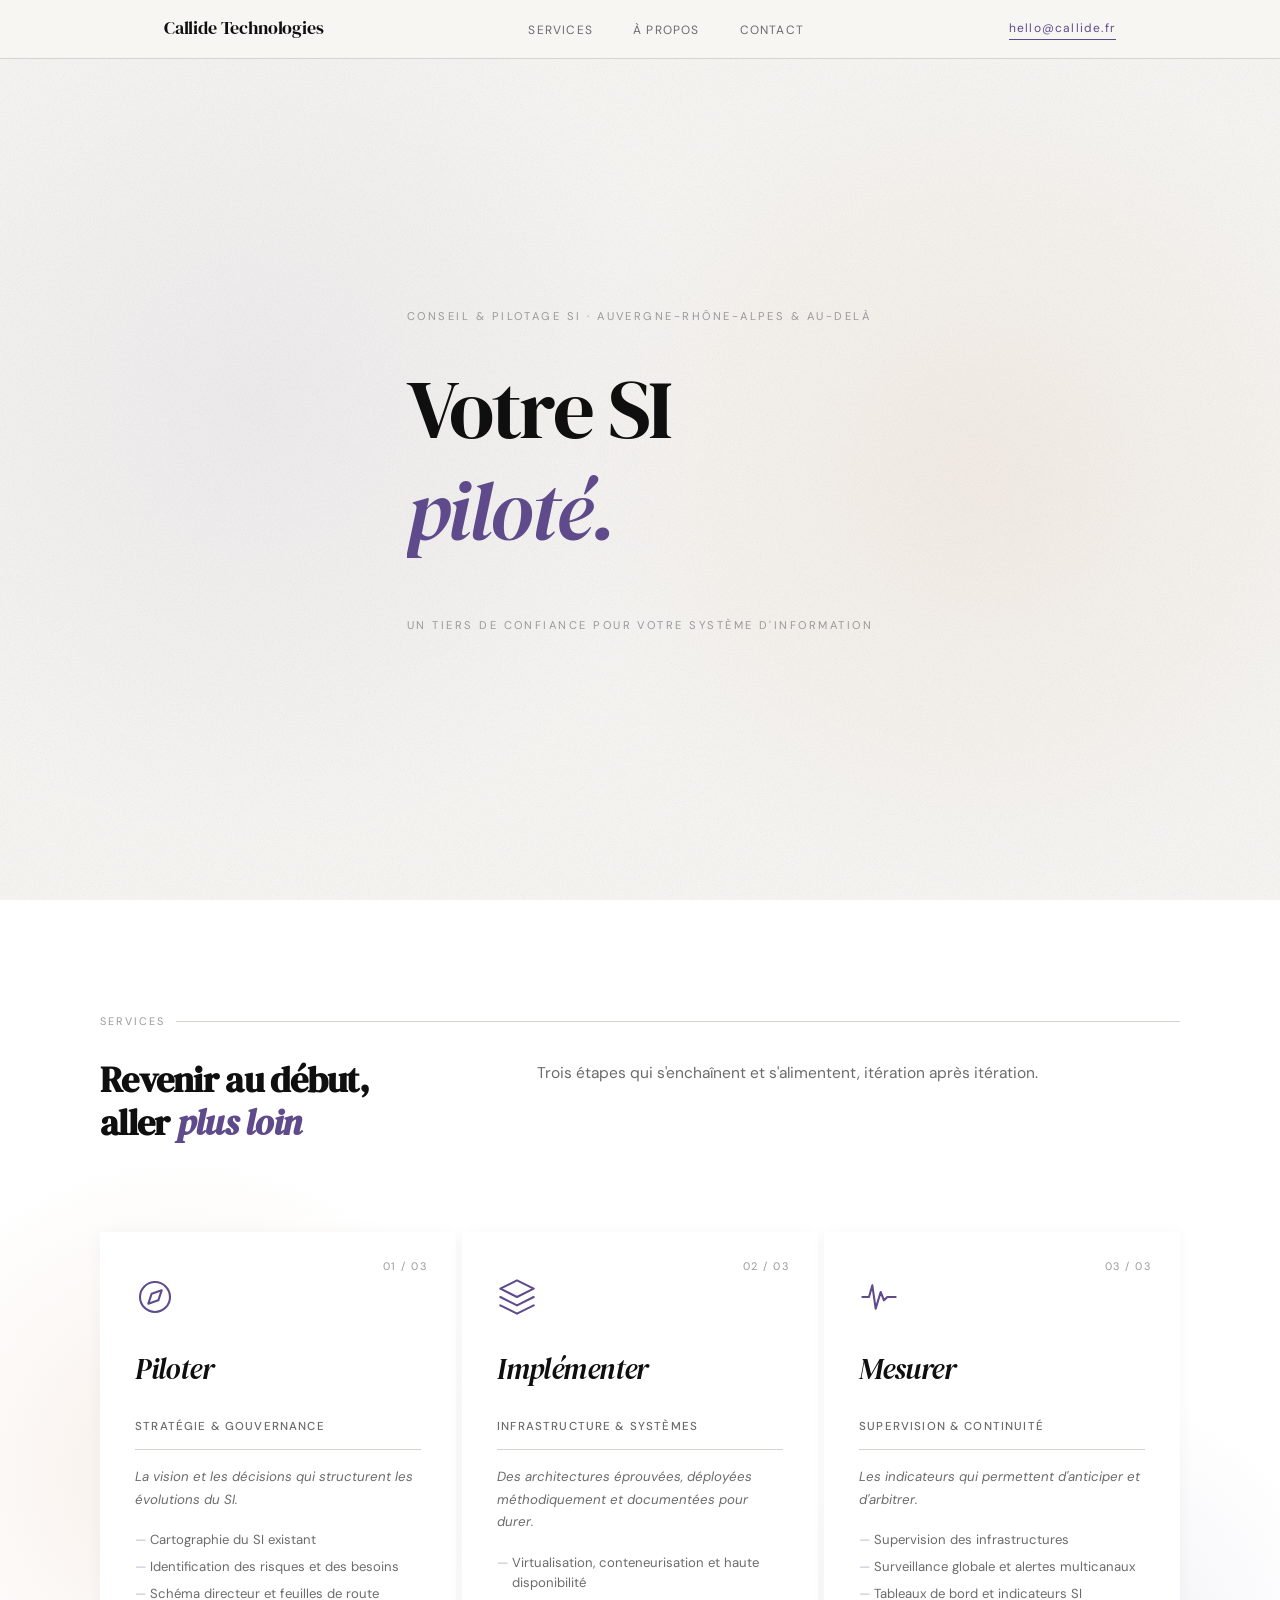
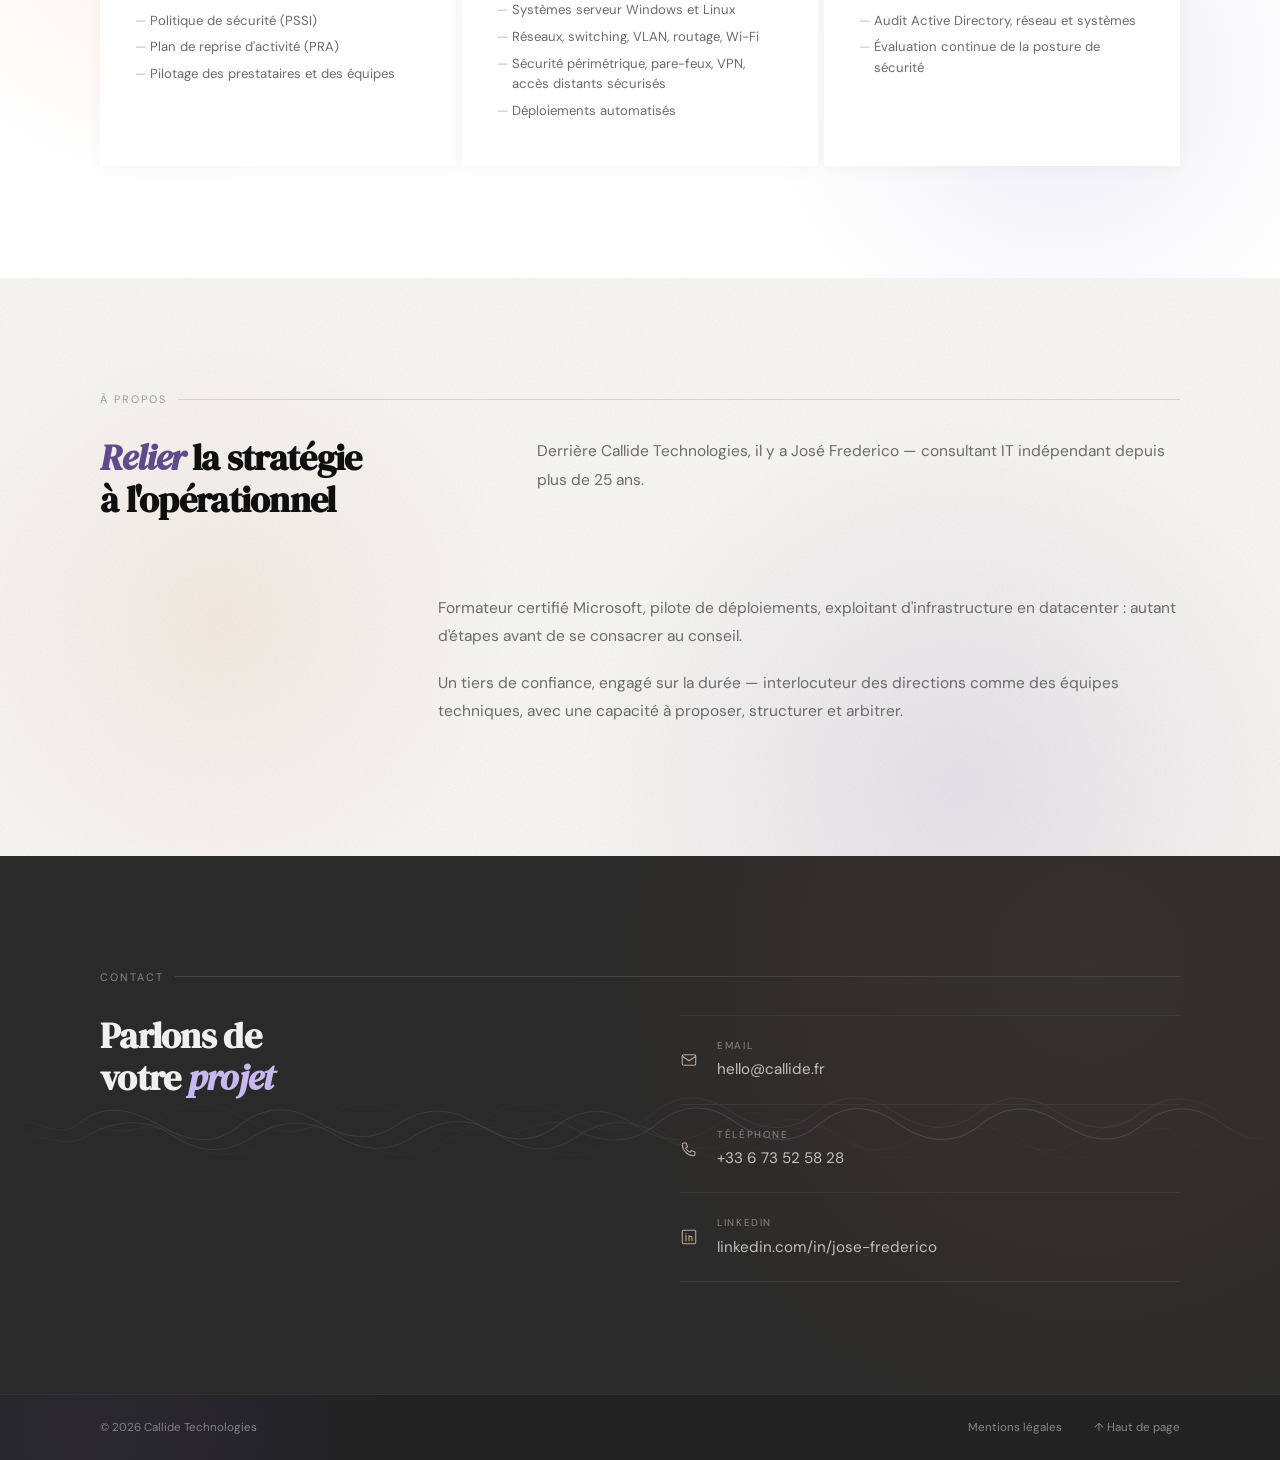
<file: index.html>
<!DOCTYPE html>
<html lang="fr">
<head>
<meta charset="UTF-8">
<meta name="viewport" content="width=device-width, initial-scale=1.0">
<meta name="description" content="Callide Technologies — Conseil et pilotage SI, infrastructure, systèmes et réseaux. DSI externalisé en Auvergne-Rhône-Alpes.">
<meta property="og:type" content="website">
<meta property="og:title" content="Callide Technologies — Conseil SI & DSI externalisé | Auvergne-Rhône-Alpes">
<meta property="og:description" content="Callide Technologies — Conseil et pilotage SI, infrastructure, systèmes et réseaux. DSI externalisé en Auvergne-Rhône-Alpes.">
<meta property="og:url" content="https://callide.fr">
<meta name="twitter:card" content="summary">
<title>Callide Technologies — Conseil SI & DSI externalisé | Auvergne-Rhône-Alpes</title>
<link rel="icon" type="image/png" href="favicon.png">
<link rel="preconnect" href="https://fonts.gstatic.com" crossorigin>
<link rel="canonical" href="https://callide.fr">
<link href="https://fonts.googleapis.com/css2?family=DM+Serif+Display:ital@0;1&family=DM+Sans:ital,wght@0,300;0,400;0,500;1,300&display=swap" rel="stylesheet">
<style>
*{margin:0;padding:0;box-sizing:border-box}
:root{
  --black:#0f0f0f;
  --off:#f7f6f3;
  --gray:#6b6b6b;
  --mid:#999;
  --line:#d5d3cd;
  --accent:#5F4B8B;
  --accent-light:#eeebf5;
  --ocre:#c2794a;
  --ocre-soft:#e8c9b1;
}
html{scroll-behavior:smooth;font-size:16px}
body{font-family:'DM Sans',sans-serif;background:#fff;color:var(--black);line-height:1.7;-webkit-font-smoothing:antialiased}

/* NAV */
nav{position:fixed;top:0;left:0;right:0;z-index:100;background:rgba(247,246,243,.95);backdrop-filter:blur(10px);-webkit-backdrop-filter:blur(10px);border-bottom:1px solid var(--line)}
.nav-inner{max-width:1080px;margin:0 auto;padding:0 5vw;display:flex;justify-content:space-between;align-items:center;height:58px}
.nav-logo{font-family:'DM Serif Display',serif;font-size:1.1rem;letter-spacing:-.01em;color:var(--black);text-decoration:none}
.nav-links{display:flex;gap:2.5rem;list-style:none}
.nav-links a{text-decoration:none;font-size:.75rem;font-weight:400;color:var(--gray);letter-spacing:.1em;text-transform:uppercase;transition:color .2s}
.nav-links a:hover{color:var(--accent)}
.nav-contact{font-size:.75rem;letter-spacing:.1em;color:var(--accent);text-decoration:none;border-bottom:1px solid var(--accent);padding-bottom:1px;transition:opacity .2s}
.nav-contact:hover{opacity:.7}

/* SECTIONS */
section{padding:0 5vw;position:relative;overflow:hidden}
.wrap{max-width:1080px;margin:0 auto;position:relative;z-index:1}

/* HERO */
#hero{min-height:100vh;display:flex;align-items:center;padding-top:58px;background:var(--off)}
#hero::before{
  content:'';position:absolute;top:-5%;left:-15%;width:900px;height:900px;
  background:radial-gradient(circle at center,rgba(95,75,139,.06) 0%,transparent 70%);
  pointer-events:none;z-index:0;
}
#hero::after{
  content:'';position:absolute;top:5%;right:-10%;width:850px;height:850px;
  background:radial-gradient(circle at center,rgba(194,121,74,.08) 0%,transparent 70%);
  pointer-events:none;z-index:0;
}
.hero-inner{padding:8rem 0 7rem;width:100%}
.hero-kicker{font-size:.7rem;letter-spacing:.22em;text-transform:uppercase;color:var(--mid);margin-bottom:2.5rem;opacity:0;animation:fadeup .6s .1s forwards}
.hero-headline{font-family:'DM Serif Display',serif;font-size:clamp(3rem,6.5vw,5.5rem);line-height:1.04;letter-spacing:-.03em;color:var(--black);margin:0 0 3rem;font-weight:400}
.h-static{opacity:0;animation:fadeup .6s .3s forwards;display:inline-block}
.rotating-wrap{display:inline-block;overflow:hidden;vertical-align:bottom;height:1.38em;opacity:0;animation:fadeup .5s .55s forwards}
.rotating-inner{display:flex;flex-direction:column;animation:rotate 6s cubic-bezier(.77,0,.18,1) infinite}
.rotating-inner span{display:block;font-style:italic;color:var(--accent);white-space:nowrap;line-height:1.18;padding:.1em 0}
.hero-sub{font-size:.7rem;color:var(--mid);margin:1.5rem 0 2rem;opacity:0;animation:fadeup .6s .6s forwards;letter-spacing:.22em;text-transform:uppercase}

/* HERO GRAIN */
.hero-grain{position:absolute;inset:0;pointer-events:none;z-index:0;opacity:.4}

/* ABOUT */
#about{background:var(--off);padding-top:7rem;padding-bottom:7rem}
#about::before{
  content:'';position:absolute;top:10%;right:-10%;width:900px;height:900px;
  background:radial-gradient(circle at center,rgba(95,75,139,.12) 0%,transparent 60%);
  pointer-events:none;z-index:0;
}
#about::after{
  content:'';position:absolute;bottom:-20%;left:-10%;width:700px;height:700px;
  background:radial-gradient(circle at center,rgba(194,121,74,.10) 0%,transparent 60%);
  pointer-events:none;z-index:0;
}
.sec-label{font-size:.68rem;letter-spacing:.18em;text-transform:uppercase;color:var(--mid);display:flex;align-items:center;gap:.7rem;margin-bottom:1.8rem}
.sec-label::after{content:'';flex:1;height:1px;background:var(--line)}
.sec-body{font-size:.97rem;color:var(--gray);line-height:1.85;margin-bottom:1.1rem}

.about-body{max-width:calc(100% * 2.2/3.2);margin-left:auto}
#about .head-grid{margin-bottom:3rem}

/* SERVICES CARDS */
.cycle-card{background:#fff;padding:2.8rem 2.2rem;transition:background .25s,box-shadow .25s;position:relative;box-shadow:0 2px 16px rgba(0,0,0,.04)}
.cycle-card:hover{background:#f8f7fd;box-shadow:0 4px 28px rgba(0,0,0,.07)}
.cycle-items li::before{content:'—';position:absolute;left:0;color:var(--accent);opacity:.4}

/* STAGGERED REVEAL */
.cycle.in .cycle-card:nth-child(1){transition-delay:.05s}
.cycle.in .cycle-card:nth-child(2){transition-delay:.15s}
.cycle.in .cycle-card:nth-child(3){transition-delay:.25s}
.cycle-card{opacity:0;transform:translateY(16px);transition:opacity .6s ease,transform .6s ease,background .25s,box-shadow .25s}
.cycle.in .cycle-card{opacity:1;transform:none}
#services{background:#fff;padding-top:7rem;padding-bottom:7rem}
#services::before{
  content:'';position:absolute;top:20%;left:-15%;width:750px;height:750px;
  background:radial-gradient(circle at center,rgba(194,121,74,.12) 0%,transparent 60%);
  pointer-events:none;z-index:0;
}
#services::after{
  content:'';position:absolute;bottom:-15%;right:-10%;width:700px;height:700px;
  background:radial-gradient(circle at center,rgba(95,75,139,.1) 0%,transparent 60%);
  pointer-events:none;z-index:0;
}
.services-header{margin-bottom:4rem}
.services-header .sec-label{margin-bottom:1.8rem}
.head-grid{display:grid;grid-template-columns:1fr 1.8fr;gap:5rem;align-items:start}
.services-intro{font-size:.97rem;color:var(--gray);line-height:1.85}
.cycle{display:grid;grid-template-columns:repeat(3,1fr);gap:6px;border:none}
.cycle-number{position:absolute;top:1.6rem;right:1.8rem;font-size:.68rem;letter-spacing:.14em;color:var(--mid);font-weight:400}
.cycle-icon{width:40px;height:40px;margin-bottom:1.8rem;color:var(--accent);transition:color .3s,transform .3s}
.cycle-icon svg{width:100%;height:100%}
.cycle-card:hover .cycle-icon{color:var(--black);transform:translateY(-2px)}
.cycle-verb{font-family:'DM Serif Display',serif;font-size:1.8rem;font-style:italic;color:var(--black);letter-spacing:-.02em;margin-bottom:1.4rem;display:block}
.cycle-subtitle{font-size:.72rem;font-weight:500;color:var(--gray);letter-spacing:.1em;text-transform:uppercase;margin-bottom:1rem;padding-bottom:.8rem;border-bottom:1px solid var(--line);display:flex;align-items:center;gap:.5rem}
.cycle-desc{font-size:.83rem;color:var(--gray);line-height:1.7;margin-bottom:1.2rem;font-style:italic}
.cycle-items{list-style:none;display:flex;flex-direction:column;gap:.4rem}
.cycle-items li{font-size:.82rem;color:var(--gray);padding-left:.9rem;position:relative;line-height:1.55}

/* CONTACT */
#contact{background:#2a2a2a;padding-top:7rem;padding-bottom:7rem}
#contact::before{
  content:'';position:absolute;inset:0;
  background:radial-gradient(circle at 85% 20%,rgba(194,121,74,.09) 0%,transparent 45%);
  pointer-events:none;z-index:0;
}
.contact-waves{position:absolute;inset:0;pointer-events:none;z-index:0;opacity:.85;overflow:hidden}
.contact-waves .wave-left,.contact-waves .wave-right{position:absolute;top:50%;transform:translateY(-50%);height:300px}
.contact-waves .wave-left{left:0;width:62%}
.contact-waves .wave-right{right:0;width:62%}
.contact-waves svg{display:block;width:100%;height:100%;overflow:visible}
.contact-waves .wave-left svg{
  mask-image:linear-gradient(to right, transparent 0%, black 15%, black 70%, transparent 100%);
  -webkit-mask-image:linear-gradient(to right, transparent 0%, black 15%, black 70%, transparent 100%);
}
.contact-waves .wave-right svg{
  mask-image:linear-gradient(to left, transparent 0%, black 15%, black 70%, transparent 100%);
  -webkit-mask-image:linear-gradient(to left, transparent 0%, black 15%, black 70%, transparent 100%);
}
.contact-waves path{fill:none;stroke-width:1.2;stroke-linecap:round}
.wave-left .p1{stroke:rgba(194,121,74,.60);animation:waveShiftL 7s linear infinite}
.wave-left .p2{stroke:rgba(232,201,177,.40);stroke-width:.9;animation:waveShiftL 10s linear infinite}
.wave-left .p3{stroke:rgba(194,121,74,.30);stroke-width:.7;animation:waveShiftL 13s linear infinite}
.wave-left .p4{stroke:rgba(232,201,177,.20);stroke-width:.6;animation:waveShiftL 9s linear infinite}
.wave-right .p1{stroke:rgba(201,168,232,.60);animation:waveShiftR 8s linear infinite}
.wave-right .p2{stroke:rgba(201,168,232,.35);stroke-width:.9;animation:waveShiftR 11s linear infinite}
.wave-right .p3{stroke:rgba(255,255,255,.15);stroke-width:.7;animation:waveShiftR 14s linear infinite}
.wave-right .p4{stroke:rgba(201,168,232,.22);stroke-width:.6;animation:waveShiftR 10s linear infinite}
@keyframes waveShiftL{from{transform:translate(0,-50%)}to{transform:translate(16.667%,-50%)}}
@keyframes waveShiftR{from{transform:translate(0,-50%)}to{transform:translate(-16.667%,-50%)}}
#contact .sec-label{color:#888}
#contact .sec-label::after{background:#444}
.contact-grid{display:grid;grid-template-columns:1fr 1fr;gap:5rem;align-items:start;position:relative;z-index:1}
#contact .sec-title{color:#f0f0f0}
#contact .sec-title em{color:#c8b8f0}
.contact-items{display:flex;flex-direction:column}
.contact-row{border-top:1px solid #3a3a3a;padding:1.3rem 0;display:grid;grid-template-columns:auto 1fr;gap:1.2rem;align-items:center}
.contact-row:last-child{border-bottom:1px solid #3a3a3a}
.contact-row>svg{width:18px;height:18px;color:var(--ocre-soft);opacity:.8;flex-shrink:0}
.c-body{display:flex;flex-direction:column;gap:.2rem}
.c-label{font-size:.63rem;letter-spacing:.16em;text-transform:uppercase;color:#888}
.c-val{font-size:.95rem;color:#c0c0c0;text-decoration:none;transition:color .2s}
.c-val:hover{color:#f0f0f0}

/* MODAL */
#ml{display:none;position:fixed;inset:0;background:rgba(0,0,0,.6);z-index:200;align-items:center;justify-content:center;padding:2rem}
.ml-inner{background:#fff;max-width:580px;width:100%;padding:3rem;position:relative;max-height:80vh;overflow-y:auto}
.ml-close{position:absolute;top:1.5rem;right:1.5rem;background:none;border:none;font-size:1.2rem;cursor:pointer;color:#999}
.ml-label{font-size:.68rem;letter-spacing:.18em;text-transform:uppercase;color:#999;margin-bottom:1.5rem}
.ml-title{font-family:'DM Serif Display',serif;font-size:1.4rem;margin-bottom:2rem;color:var(--black);font-weight:400}
.ml-section-title{font-size:.78rem;font-weight:500;color:var(--black);margin-bottom:.3rem}
.ml-section-body{font-size:.82rem;color:var(--gray);line-height:1.7;margin-bottom:1.5rem}
.ml-section-body:last-child{margin-bottom:0}

/* FOOTER */
footer{background:#222;border-top:1px solid #333;padding:1.4rem 5vw;position:relative;overflow:hidden}
footer::before{
  content:'';position:absolute;top:50%;left:-25%;transform:translateY(-50%);width:800px;height:800px;
  background:radial-gradient(circle at center,rgba(95,75,139,.14) 0%,transparent 55%);
  pointer-events:none;
}

/* SEC-TITLE — rule ocre */
.sec-title{font-family:'DM Serif Display',serif;font-size:clamp(1.7rem,2.8vw,2.4rem);line-height:1.18;letter-spacing:-.02em;margin-bottom:1.5rem;color:var(--black)}
.sec-title em{font-style:italic;color:var(--accent)}
.foot-inner{max-width:1080px;margin:0 auto;display:flex;justify-content:space-between;align-items:center}
.foot-copy{font-size:.72rem;color:#888}
.foot-ml{background:none;border:none;font-size:.72rem;color:#888;cursor:pointer;font-family:'DM Sans',sans-serif;padding:0;transition:color .2s}
.foot-ml:hover{color:#fff}
.foot-top{font-size:.72rem;color:#888;text-decoration:none;transition:color .2s}
.foot-top:hover{color:#fff}
.foot-links{display:flex;gap:2rem;align-items:center}

/* REVEAL */
.reveal{opacity:0;transform:translateY(20px);transition:opacity .7s ease,transform .7s ease}
.reveal.in{opacity:1;transform:none}

/* KEYFRAMES */
@keyframes fadeup{to{opacity:1;transform:translateY(0)}}
@keyframes rotate{
  0%  {transform:translateY(0)}
  28% {transform:translateY(0)}
  33% {transform:translateY(-1.38em)}
  61% {transform:translateY(-1.38em)}
  66% {transform:translateY(-2.76em)}
  94% {transform:translateY(-2.76em)}
  99% {transform:translateY(-4.14em)}
  100%{transform:translateY(-4.14em)}
}

@media(prefers-reduced-motion:reduce){
  #hero::before,#hero::after,#about::before,#about::after,#services::before,#services::after,
  .contact-waves path{animation:none !important}
}

/* RESPONSIVE */
@media(max-width:768px){
  .head-grid,.contact-grid{grid-template-columns:1fr;gap:2.5rem}
  .about-body{max-width:100%;margin-left:0}
  .cycle{grid-template-columns:1fr}
  .nav-links{display:none}
  .hero-inner{padding:5rem 0 4rem}
  #about,#services,#contact{padding-top:5rem;padding-bottom:5rem}
}
</style>
</head>
<body>

<svg style="display:none" aria-hidden="true">
  <defs>
    <!-- grain filter — shared -->
    <filter id="grain">
      <feTurbulence type="fractalNoise" baseFrequency="0.65" numOctaves="3" stitchTiles="stitch"/>
      <feColorMatrix type="saturate" values="0"/>
    </filter>
    <!-- compass / Piloter -->
    <symbol id="i-compass" viewBox="0 0 24 24" fill="none" stroke="currentColor" stroke-width="1.25" stroke-linecap="round" stroke-linejoin="round">
      <circle cx="12" cy="12" r="9"/>
      <polygon points="16,8 14,14 8,16 10,10"/>
    </symbol>
    <!-- layers / Implémenter -->
    <symbol id="i-layers" viewBox="0 0 24 24" fill="none" stroke="currentColor" stroke-width="1.25" stroke-linecap="round" stroke-linejoin="round">
      <path d="M2 12l10 5 10-5"/>
      <path d="M2 17l10 5 10-5"/>
      <path d="M2 7l10-5 10 5-10 5-10-5z"/>
    </symbol>
    <!-- pulse / Mesurer -->
    <symbol id="i-pulse" viewBox="0 0 24 24" fill="none" stroke="currentColor" stroke-width="1.25" stroke-linecap="round" stroke-linejoin="round">
      <polyline points="2,12 6,12 8,5 10,19 13,9 15,14 17,12 22,12"/>
    </symbol>
    <!-- mail -->
    <symbol id="i-mail" viewBox="0 0 24 24" fill="none" stroke="currentColor" stroke-width="1.4" stroke-linecap="round" stroke-linejoin="round">
      <rect x="3" y="5" width="18" height="14" rx="2"/>
      <path d="M3 7l9 6 9-6"/>
    </symbol>
    <!-- phone -->
    <symbol id="i-phone" viewBox="0 0 24 24" fill="none" stroke="currentColor" stroke-width="1.4" stroke-linecap="round" stroke-linejoin="round">
      <path d="M5 4h3l2 5-2.5 1.5a11 11 0 006 6L15 14l5 2v3a2 2 0 01-2 2A16 16 0 013 6a2 2 0 012-2z"/>
    </symbol>
    <!-- linkedin -->
    <symbol id="i-linkedin" viewBox="0 0 24 24" fill="none" stroke="currentColor" stroke-width="1.4" stroke-linecap="round" stroke-linejoin="round">
      <rect x="3" y="3" width="18" height="18" rx="2"/>
      <path d="M8 10v7M8 7.5v.01M12 17v-4a2 2 0 014 0v4M12 10v7"/>
    </symbol>
  </defs>
</svg>

<nav>
  <div class="nav-inner">
    <a href="#" class="nav-logo">Callide Technologies</a>
    <ul class="nav-links">
      <li><a href="#services">Services</a></li>
      <li><a href="#about">À propos</a></li>
      <li><a href="#contact">Contact</a></li>
    </ul>
    <a href="mailto:hello@callide.fr" class="nav-contact">hello@callide.fr</a>
  </div>
</nav>

<!-- HERO -->
<section id="hero">
  <div class="hero-grain" aria-hidden="true">
    <svg xmlns="http://www.w3.org/2000/svg" width="100%" height="100%">
      <rect width="100%" height="100%" filter="url(#grain)" opacity="0.18"/>
    </svg>
  </div>
  <div class="wrap">
    <div class="hero-inner">
      <p class="hero-kicker">Conseil & pilotage SI · Auvergne-Rhône-Alpes & au-delà</p>
      <h1 class="hero-headline">
        <span class="h-static">Votre SI</span><br>
        <span class="rotating-wrap"><span class="rotating-inner"><span>piloté.</span><span>implémenté.</span><span>mesuré.</span><span>piloté.</span></span></span>
      </h1>
      <p class="hero-sub">Un tiers de confiance pour votre système d'information</p>
    </div>
  </div>
</section>

<!-- SERVICES -->
<section id="services">
  <div class="wrap">
    <div class="services-header reveal">
      <p class="sec-label">Services</p>
      <div class="head-grid">
        <h2 class="sec-title">Revenir au début,<br>aller <em>plus loin</em></h2>
        <p class="services-intro">Trois étapes qui s'enchaînent et s'alimentent, itération après itération.</p>
      </div>
    </div>
    <div class="cycle">
      <div class="cycle-card">
        <span class="cycle-number">01 / 03</span>
        <div class="cycle-icon"><svg><use href="#i-compass"/></svg></div>
        <span class="cycle-verb">Piloter</span>
        <p class="cycle-subtitle">Stratégie & Gouvernance</p>
        <p class="cycle-desc">La vision et les décisions qui structurent les évolutions du SI.</p>
        <ul class="cycle-items">
          <li>Cartographie du SI existant</li>
          <li>Identification des risques et des besoins</li>
          <li>Schéma directeur et feuilles de route</li>
          <li>Politique de sécurité (PSSI)</li>
          <li>Plan de reprise d'activité (PRA)</li>
          <li>Pilotage des prestataires et des équipes</li>
        </ul>
      </div>
      <div class="cycle-card">
        <span class="cycle-number">02 / 03</span>
        <div class="cycle-icon"><svg><use href="#i-layers"/></svg></div>
        <span class="cycle-verb">Implémenter</span>
        <p class="cycle-subtitle">Infrastructure & Systèmes</p>
        <p class="cycle-desc">Des architectures éprouvées, déployées méthodiquement et documentées pour durer.</p>
        <ul class="cycle-items">
          <li>Virtualisation, conteneurisation et haute disponibilité</li>
          <li>Systèmes serveur Windows et Linux</li>
          <li>Réseaux, switching, VLAN, routage, Wi-Fi</li>
          <li>Sécurité périmétrique, pare-feux, VPN, accès distants sécurisés</li>
          <li>Déploiements automatisés</li>
        </ul>
      </div>
      <div class="cycle-card">
        <span class="cycle-number">03 / 03</span>
        <div class="cycle-icon"><svg><use href="#i-pulse"/></svg></div>
        <span class="cycle-verb">Mesurer</span>
        <p class="cycle-subtitle">Supervision & Continuité</p>
        <p class="cycle-desc">Les indicateurs qui permettent d'anticiper et d'arbitrer.</p>
        <ul class="cycle-items">
          <li>Supervision des infrastructures</li>
          <li>Surveillance globale et alertes multicanaux</li>
          <li>Tableaux de bord et indicateurs SI</li>
          <li>Audit Active Directory, réseau et systèmes</li>
          <li>Évaluation continue de la posture de sécurité</li>
        </ul>
      </div>
    </div>
  </div>
</section>

<!-- ABOUT -->
<section id="about">
  <div class="hero-grain" aria-hidden="true">
    <svg xmlns="http://www.w3.org/2000/svg" width="100%" height="100%">
      <rect width="100%" height="100%" filter="url(#grain)" opacity="0.14"/>
    </svg>
  </div>
  <div class="wrap">
    <p class="sec-label reveal">À propos</p>
    <div class="head-grid reveal">
      <h2 class="sec-title"><em>Relier</em> la stratégie<br>à l'opérationnel</h2>
      <p class="services-intro">Derrière Callide Technologies, il y a José Frederico — consultant IT indépendant depuis plus de 25 ans.</p>
    </div>
    <div class="about-body reveal">
      <p class="sec-body">Formateur certifié Microsoft, pilote de déploiements, exploitant d'infrastructure en datacenter : autant d'étapes avant de se consacrer au conseil.</p>
      <p class="sec-body">Un tiers de confiance, engagé sur la durée — interlocuteur des directions comme des équipes techniques, avec une capacité à proposer, structurer et arbitrer.</p>
    </div>
  </div>
</section>

<!-- CONTACT -->
<section id="contact">
  <div class="contact-waves" aria-hidden="true">
    <div class="wave-left">
      <svg viewBox="0 0 2400 400" preserveAspectRatio="xMidYMid meet">
        <path class="p1" d="M0 210 C 80 140, 160 260, 240 195 S 400 155, 480 200 S 640 270, 720 205 S 880 140, 960 190 S 1120 255, 1200 200 S 1360 145, 1440 195 S 1600 265, 1680 205 S 1840 145, 1920 200 S 2080 260, 2160 205 S 2320 150, 2400 200"/>
        <path class="p2" d="M0 240 C 90 195, 180 285, 260 235 S 440 175, 520 230 S 680 290, 760 238 S 930 178, 1010 228 S 1170 288, 1250 235 S 1420 172, 1500 225 S 1660 292, 1740 238 S 1910 175, 1990 228 S 2150 285, 2230 235 S 2340 190, 2400 235"/>
        <path class="p3" d="M0 175 C 70 240, 150 150, 230 185 S 410 240, 490 178 S 650 130, 730 175 S 900 245, 980 182 S 1140 128, 1220 170 S 1390 242, 1470 180 S 1630 130, 1710 172 S 1880 240, 1960 182 S 2120 132, 2200 170 S 2350 238, 2400 178"/>
        <path class="p4" d="M0 255 C 100 210, 200 295, 300 248 S 480 188, 560 245 S 720 305, 820 250 S 1000 192, 1080 244 S 1240 308, 1340 252 S 1520 190, 1600 246 S 1760 308, 1860 252 S 2040 192, 2120 246 S 2300 305, 2400 255"/>
      </svg>
    </div>
    <div class="wave-right">
      <svg viewBox="0 0 2400 400" preserveAspectRatio="xMidYMid meet">
        <path class="p1" d="M0 195 C 85 270, 170 155, 255 205 S 435 265, 515 198 S 675 135, 755 192 S 925 268, 1005 200 S 1165 138, 1245 195 S 1415 265, 1495 200 S 1655 138, 1735 192 S 1905 268, 1985 200 S 2145 140, 2225 195 S 2350 260, 2400 200"/>
        <path class="p2" d="M0 165 C 75 225, 165 138, 245 172 S 425 232, 505 165 S 665 108, 745 162 S 915 228, 995 165 S 1155 105, 1235 160 S 1405 228, 1485 165 S 1645 108, 1725 160 S 1895 230, 1975 168 S 2135 108, 2215 162 S 2355 228, 2400 168"/>
        <path class="p3" d="M0 225 C 95 168, 185 278, 275 228 S 455 168, 535 225 S 695 295, 790 232 S 970 168, 1050 225 S 1210 295, 1305 235 S 1485 170, 1565 228 S 1725 295, 1820 235 S 2000 172, 2080 228 S 2240 292, 2400 228"/>
        <path class="p4" d="M0 248 C 110 195, 205 308, 310 252 S 490 185, 575 248 S 745 318, 845 255 S 1025 188, 1105 250 S 1275 318, 1375 258 S 1555 190, 1635 252 S 1805 318, 1905 258 S 2085 192, 2165 252 S 2320 315, 2400 252"/>
      </svg>
    </div>
  </div>
  <div class="wrap">
    <p class="sec-label reveal">Contact</p>
    <div class="contact-grid reveal">
      <div>
        <h2 class="sec-title">Parlons de<br>votre <em>projet</em></h2>
      </div>
      <div class="contact-items">
        <div class="contact-row">
          <svg aria-hidden="true"><use href="#i-mail"/></svg>
          <div class="c-body">
            <span class="c-label">Email</span>
            <a href="mailto:hello@callide.fr" class="c-val">hello@callide.fr</a>
          </div>
        </div>
        <div class="contact-row">
          <svg aria-hidden="true"><use href="#i-phone"/></svg>
          <div class="c-body">
            <span class="c-label">Téléphone</span>
            <a href="tel:+33673525828" class="c-val">+33 6 73 52 58 28</a>
          </div>
        </div>
        <div class="contact-row">
          <svg aria-hidden="true"><use href="#i-linkedin"/></svg>
          <div class="c-body">
            <span class="c-label">LinkedIn</span>
            <a href="https://www.linkedin.com/in/jose-frederico-56a74a25/" target="_blank" rel="noopener" class="c-val">linkedin.com/in/jose-frederico</a>
          </div>
        </div>
      </div>
    </div>
  </div>
</section>

<footer>
  <div class="foot-inner">
    <span class="foot-copy">© 2026 Callide Technologies</span>
    <div class="foot-links">
      <button onclick="document.getElementById('ml').style.display='flex'" class="foot-ml">Mentions légales</button>
      <a href="#" class="foot-top">↑ Haut de page</a>
    </div>
  </div>
</footer>

<div id="ml">
  <div class="ml-inner">
    <button onclick="document.getElementById('ml').style.display='none'" class="ml-close">✕</button>
    <p class="ml-label">Mentions légales</p>
    <h2 class="ml-title">Informations légales</h2>

    <p class="ml-section-title">Éditeur du site</p>
    <p class="ml-section-body">Callide Technologies — SARL<br>2 rue Waldeck Rousseau<br>42300 Roanne<br>Email : hello@callide.fr<br>SIRET : 519 015 499 00022<br>Directeur de publication : José Frederico</p>

    <p class="ml-section-title">Hébergeur</p>
    <p class="ml-section-body">GitHub, Inc.<br>88 Colin P Kelly Jr St<br>San Francisco, CA 94107, USA<br>github.com</p>

    <p class="ml-section-title">Propriété intellectuelle</p>
    <p class="ml-section-body">L'ensemble du contenu de ce site (textes, visuels, structure) est la propriété exclusive de Callide Technologies. Toute reproduction, même partielle, est interdite sans autorisation préalable.</p>

    <p class="ml-section-title">Données personnelles</p>
    <p class="ml-section-body">Ce site ne collecte aucune donnée personnelle. Aucun cookie de traçage n'est utilisé.</p>
  </div>
</div>

<script>
const obs=new IntersectionObserver(entries=>{
  entries.forEach(e=>{if(e.isIntersecting)e.target.classList.add('in')})
},{threshold:0.12});
document.querySelectorAll('.reveal:not(#about .reveal)').forEach(el=>obs.observe(el));

const obsAbout=new IntersectionObserver(entries=>{
  entries.forEach(e=>{if(e.isIntersecting)e.target.classList.add('in')})
},{threshold:0.3});
document.querySelectorAll('#about .reveal').forEach(el=>obsAbout.observe(el));

const obsCycle=new IntersectionObserver(entries=>{
  entries.forEach(e=>{if(e.isIntersecting)e.target.classList.add('in')})
},{threshold:0.35});
document.querySelectorAll('.cycle').forEach(el=>obsCycle.observe(el));
</script>
</body>
</html>
</file>
